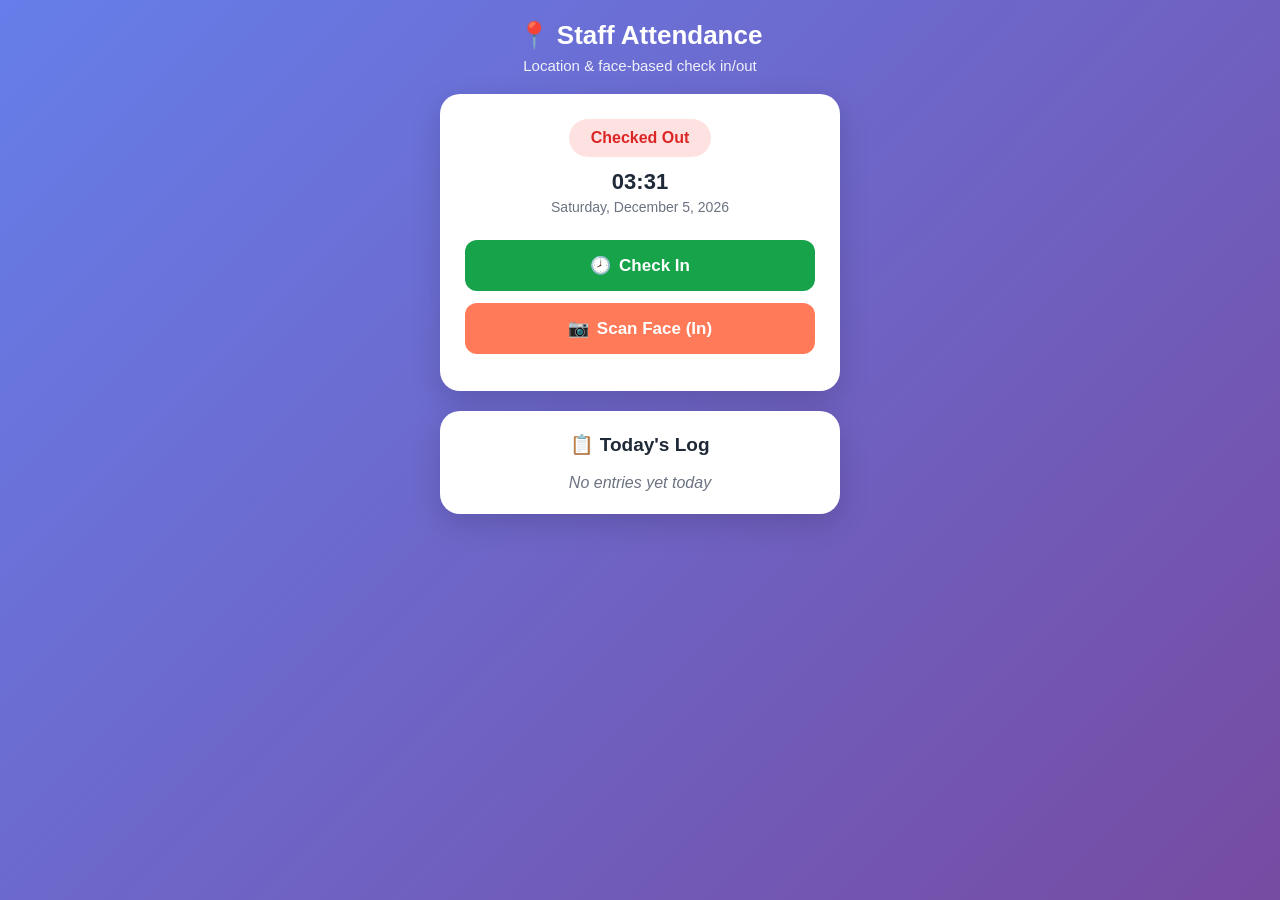
<file: attendancetest.html>
<!DOCTYPE html>
<html lang="en">
<head>
    <meta charset="UTF-8">
    <meta name="viewport" content="width=device-width, initial-scale=1.0">
    <title>Staff Attendance System</title>
    <style>
        body {
            box-sizing: border-box;
            font-family: 'Segoe UI', Tahoma, Geneva, Verdana, sans-serif;
            margin: 0;
            padding: 0;
            background: linear-gradient(135deg, #667eea 0%, #764ba2 100%);
            min-height: 100%;
        }
        
        html {
            height: 100%;
        }

        .container {
            max-width: 400px;
            margin: 0 auto;
            padding: 20px;
            min-height: 100%;
            display: flex;
            flex-direction: column;
        }

        .header {
            text-align: center;
            color: white;
            margin-bottom: 20px;
        }

        .header h1 {
            margin: 0;
            font-size: 26px;
            font-weight: 600;
        }

        .header p {
            margin: 6px 0 0 0;
            opacity: 0.9;
            font-size: 15px;
        }

        .attendance-card {
            background: white;
            border-radius: 20px;
            padding: 25px;
            box-shadow: 0 10px 30px rgba(0,0,0,0.15);
            margin-bottom: 20px;
        }

        .status-display {
            text-align: center;
            margin-bottom: 25px;
        }

        .status-badge {
            display: inline-block;
            padding: 10px 22px;
            border-radius: 25px;
            font-weight: 600;
            font-size: 16px;
            margin-bottom: 12px;
        }

        .status-checked-out {
            background: #fee2e2;
            color: #dc2626;
        }

        .status-checked-in {
            background: #dcfce7;
            color: #16a34a;
        }

        .current-time {
            font-size: 22px;
            font-weight: 700;
            color: #1f2937;
            margin-bottom: 4px;
        }

        .current-date {
            color: #6b7280;
            font-size: 14px;
        }

        .location-info {
            background: #f8fafc;
            border-radius: 12px;
            padding: 18px;
            margin: 18px 0;
            border-left: 4px solid #3b82f6;
        }

        .location-title {
            font-weight: 600;
            color: #1f2937;
            margin-bottom: 8px;
            display: flex;
            align-items: center;
            gap: 6px;
        }

        .location-text {
            color: #4b5563;
            font-size: 14px;
            line-height: 1.5;
        }

        .action-button {
            width: 100%;
            padding: 15px;
            border: none;
            border-radius: 12px;
            font-size: 17px;
            font-weight: 600;
            cursor: pointer;
            transition: all 0.3s ease;
            margin-bottom: 12px;
            display: flex;
            align-items: center;
            justify-content: center;
            gap: 8px;
        }

        .check-in-btn {
            background: #16a34a;
            color: white;
        }

        .check-in-btn:hover:not(:disabled) {
            background: #15803d;
            transform: translateY(-2px);
        }

        .check-out-btn {
            background: #22c55e; /* Green for Check Out */
            color: white;
        }

        .check-out-btn:hover:not(:disabled) {
            background: #16a34a;
            transform: translateY(-2px);
        }

        .face-scan-btn {
            background: #ff7a59; /* Orange like your screenshot */
            color: white;
        }

        .face-scan-btn:disabled {
            cursor: not-allowed;
            opacity: 0.6;
        }

        .face-scan-btn:hover:not(:disabled) {
            background: #f97316;
            transform: translateY(-2px);
        }

        .attendance-log {
            background: white;
            border-radius: 20px;
            padding: 22px;
            box-shadow: 0 10px 30px rgba(0,0,0,0.15);
        }

        .log-title {
            font-size: 19px;
            font-weight: 600;
            color: #1f2937;
            margin-bottom: 18px;
            text-align: center;
        }

        .log-entry {
            display: flex;
            justify-content: space-between;
            align-items: center;
            padding: 13px;
            border-radius: 10px;
            margin-bottom: 10px;
            background: #f8fafc;
        }

        .log-action {
            font-weight: 600;
            display: flex;
            align-items: center;
            gap: 6px;
        }

        .log-check-in {
            color: #16a34a;
        }

        .log-check-out {
            color: #dc2626;
        }

        .log-face-scan {
            color: #8b5cf6;
        }

        .log-time {
            color: #6b7280;
            font-size: 14px;
        }

        .loading {
            text-align: center;
            color: #6b7280;
            font-style: italic;
        }

        .error {
            background: #fef2f2;
            color: #dc2626;
            padding: 14px;
            border-radius: 10px;
            margin: 14px 0;
            text-align: center;
        }

        @media (max-width: 480px) {
            .container {
                padding: 15px;
            }
            
            .attendance-card, .attendance-log {
                padding: 20px;
            }
        }
    </style>
</head>
<body>
    <div class="container">
        <div class="header">
            <h1>📍 Staff Attendance</h1>
            <p>Location & face-based check in/out</p>
        </div>

        <div class="attendance-card">
            <div class="status-display">
                <div id="statusBadge" class="status-badge status-checked-out">
                    Checked Out
                </div>
                <div class="current-time" id="currentTime">--:--</div>
                <div class="current-date" id="currentDate">Loading...</div>
            </div>

            <div id="locationInfo" class="location-info" style="display: none;">
                <div class="location-title">
                    📍 Current Location
                </div>
                <div class="location-text" id="locationText">
                    Getting location...
                </div>
            </div>

            <div id="errorMessage" class="error" style="display: none;"></div>

            <!-- Check In / Check Out Button -->
            <button id="actionButton" class="action-button check-in-btn" onclick="toggleAttendance()">
                <span>🕗</span> Check In
            </button>

            <!-- ✅ SCAN FACE BUTTON — ORANGE, DISABLED AFTER ANY ACTIVITY -->
            <button id="faceScanButton" class="action-button face-scan-btn" 
                    onclick="scanFace()"
                    title="Scan face for attendance verification">
                <span>📷</span> Scan Face (In)
            </button>
        </div>

        <div class="attendance-log">
            <div class="log-title">📋 Today's Log</div>
            <div id="attendanceLog">
                <div class="loading">No entries yet today</div>
            </div>
        </div>
    </div>

    <script>
        let isCheckedIn = false;
        let locationWatchId = null;
        let attendanceLog = [];

        // Get today's date string (YYYY-MM-DD)
        function getTodayString() {
            const now = new Date();
            return now.toISOString().split('T')[0];
        }

        // ✅ Check if ANY attendance activity exists today (check-in, check-out, or face scan)
        function hasActivityToday() {
            const today = getTodayString();

            // Check memory
            const hasMemoryLog = attendanceLog.some(entry => 
                entry.timestamp instanceof Date && 
                entry.timestamp.toISOString().startsWith(today)
            );

            // Check localStorage
            const storedLog = JSON.parse(localStorage.getItem('attendanceLog') || '[]');
            const hasStoredLog = storedLog.some(item => item.date === today);

            return hasMemoryLog || hasStoredLog;
        }

        // Persist today's log to localStorage
        function persistLog() {
            const today = getTodayString();
            const todayEntries = attendanceLog
                .filter(entry => entry.timestamp.toISOString().startsWith(today))
                .map(entry => ({
                    action: entry.action,
                    time: entry.time,
                    location: entry.location,
                    date: today
                }));

            const storedLog = JSON.parse(localStorage.getItem('attendanceLog') || '[]');
            const updatedLog = [
                ...storedLog.filter(item => item.date !== today),
                ...todayEntries
            ];

            localStorage.setItem('attendanceLog', JSON.stringify(updatedLog));
        }

        // Load today's log on init
        function loadLog() {
            const today = getTodayString();
            const storedLog = JSON.parse(localStorage.getItem('attendanceLog') || '[]');
            const todayEntries = storedLog.filter(item => item.date === today);

            attendanceLog = todayEntries.map(item => ({
                action: item.action,
                time: item.time,
                location: item.location,
                timestamp: new Date()
            }));
        }

        // 🔒 Update face scan button: disable if ANY activity today
        function updateFaceScanButton() {
            const faceBtn = document.getElementById('faceScanButton');
            const hasActivity = hasActivityToday();

            if (hasActivity) {
                faceBtn.disabled = true;
                faceBtn.title = "✅ Attendance already recorded today — face scan not allowed again";
                faceBtn.innerHTML = '<span>🔒</span> Already Recorded';
            } else {
                faceBtn.disabled = false;
                faceBtn.title = "Scan face for attendance verification (once per day)";
                faceBtn.innerHTML = '<span>📷</span> Scan Face (In)';
            }
        }

        // Update time display
        function updateTime() {
            const now = new Date();
            const timeString = now.toLocaleTimeString('en-US', { 
                hour12: false, 
                hour: '2-digit', 
                minute: '2-digit' 
            });
            const dateString = now.toLocaleDateString('en-US', { 
                weekday: 'long', 
                year: 'numeric', 
                month: 'long', 
                day: 'numeric' 
            });
            
            document.getElementById('currentTime').textContent = timeString;
            document.getElementById('currentDate').textContent = dateString;
        }

        // Get location
        function getCurrentLocation() {
            return new Promise((resolve, reject) => {
                if (!navigator.geolocation) {
                    reject(new Error('Geolocation not supported'));
                    return;
                }

                navigator.geolocation.getCurrentPosition(
                    (position) => {
                        const lat = position.coords.latitude.toFixed(6);
                        const lng = position.coords.longitude.toFixed(6);
                        const accuracy = Math.round(position.coords.accuracy);
                        resolve({ latitude: lat, longitude: lng, accuracy });
                    },
                    (error) => {
                        let msg = 'Location error: ';
                        switch(error.code) {
                            case error.PERMISSION_DENIED: msg += 'Access denied'; break;
                            case error.POSITION_UNAVAILABLE: msg += 'Unavailable'; break;
                            case error.TIMEOUT: msg += 'Timed out'; break;
                            default: msg += 'Unknown';
                        }
                        reject(new Error(msg));
                    },
                    { enableHighAccuracy: true, timeout: 10000, maximumAge: 60000 }
                );
            });
        }

        function startLocationTracking() {
            if (!navigator.geolocation || locationWatchId !== null) return;

            locationWatchId = navigator.geolocation.watchPosition(
                (position) => {
                    const lat = position.coords.latitude.toFixed(6);
                    const lng = position.coords.longitude.toFixed(6);
                    const accuracy = Math.round(position.coords.accuracy);
                    const time = new Date().toLocaleTimeString();
                    
                    document.getElementById('locationText').innerHTML = `
                        <strong>📍 Coordinates:</strong> ${lat}, ${lng}<br>
                        <strong>🎯 Accuracy:</strong> ±${accuracy}m<br>
                        <strong>🕒 Updated:</strong> ${time}
                    `;
                },
                () => {},
                { enableHighAccuracy: true, timeout: 5000, maximumAge: 30000 }
            );
        }

        function stopLocationTracking() {
            if (locationWatchId !== null) {
                navigator.geolocation.clearWatch(locationWatchId);
                locationWatchId = null;
            }
        }

        function showError(message) {
            const el = document.getElementById('errorMessage');
            el.textContent = message;
            el.style.display = 'block';
            setTimeout(() => { el.style.display = 'none'; }, 5000);
        }

        // ✅ Add log entry + persist + update UI + refresh face button
        function addLogEntry(action, location = 'N/A') {
            const now = new Date();
            attendanceLog.push({
                action: action,
                time: now.toLocaleTimeString('en-US', { hour12: false, hour: '2-digit', minute: '2-digit' }),
                location: location,
                timestamp: now
            });
            updateLogDisplay();
            persistLog();
            updateFaceScanButton(); // ← Critical: disable face scan after any log
        }

        function updateLogDisplay() {
            const container = document.getElementById('attendanceLog');
            if (attendanceLog.length === 0) {
                container.innerHTML = '<div class="loading">No entries yet today</div>';
                return;
            }

            container.innerHTML = attendanceLog.map(entry => {
                let icon = '🕗', cls = '';
                if (entry.action === 'Check In') {
                    icon = '🟢'; cls = 'log-check-in';
                } else if (entry.action === 'Check Out') {
                    icon = '🔴'; cls = 'log-check-out';
                } else if (entry.action === 'Face Scan') {
                    icon = '📷'; cls = 'log-face-scan';
                }

                return `
                    <div class="log-entry">
                        <div class="log-action ${cls}">${icon} ${entry.action}</div>
                        <div class="log-time">${entry.time}</div>
                    </div>
                `;
            }).join('');
        }

        async function toggleAttendance() {
            const btn = document.getElementById('actionButton');
            const badge = document.getElementById('statusBadge');
            const locInfo = document.getElementById('locationInfo');
            
            btn.disabled = true;
            btn.innerHTML = isCheckedIn 
                ? '<span>🔴</span> Checking Out...' 
                : '<span>🟢</span> Checking In...';

            try {
                const loc = await getCurrentLocation();

                if (!isCheckedIn) {
                    // ✅ Check In
                    isCheckedIn = true;
                    badge.textContent = 'Checked In';
                    badge.className = 'status-badge status-checked-in';
                    btn.innerHTML = '<span>✅</span> Check Out';
                    btn.className = 'action-button check-out-btn';
                    
                    locInfo.style.display = 'block';
                    document.getElementById('locationText').innerHTML = `
                        <strong>📍 Coordinates:</strong> ${loc.latitude}, ${loc.longitude}<br>
                        <strong>🎯 Accuracy:</strong> ±${loc.accuracy}m<br>
                        <strong>🟢 Tracking:</strong> Active
                    `;
                    
                    startLocationTracking();
                    addLogEntry('Check In', `${loc.latitude}, ${loc.longitude}`);
                    
                } else {
                    // 🔴 Check Out
                    stopLocationTracking();
                    isCheckedIn = false;
                    badge.textContent = 'Checked Out';
                    badge.className = 'status-badge status-checked-out';
                    btn.innerHTML = '<span>🕗</span> Check In';
                    btn.className = 'action-button check-in-btn';
                    locInfo.style.display = 'none';
                    
                    addLogEntry('Check Out', `${loc.latitude}, ${loc.longitude}`);
                }
            } catch (error) {
                showError(error.message);
            } finally {
                btn.disabled = false;
                updateFaceScanButton(); // ← Extra safety: force refresh
            }
        }

        async function scanFace() {
            const btn = document.getElementById('faceScanButton');
            if (btn.disabled || hasActivityToday()) {
                alert("⚠️ Attendance already recorded today.\nFace scan is only allowed once per day.");
                return;
            }

            btn.disabled = true;
            btn.innerHTML = '<span>🔍</span> Scanning...';

            try {
                // Simulate real face scan (1.5 sec)
                await new Promise(r => setTimeout(r, 1500));

                // Final gate: re-check activity (race condition safety)
                if (hasActivityToday()) {
                    throw new Error('Already recorded');
                }

                addLogEntry('Face Scan', 'Verified via facial recognition');
                alert('✅ Face scan successful!\nAttendance recorded for today.');
                
            } catch (error) {
                showError('Face scan failed: ' + (error.message || 'Camera error'));
            } finally {
                updateFaceScanButton();
            }
        }

        // Initialize on load
        function init() {
            loadLog(); // ← Load persisted data
            updateTime();
            setInterval(updateTime, 1000);
            updateLogDisplay();
            updateFaceScanButton(); // ← Initial state: disabled if activity exists

            // Midnight auto-reset guard
            setInterval(() => {
                const now = new Date();
                if (now.getHours() === 0 && now.getMinutes() === 0 && now.getSeconds() === 0) {
                    updateFaceScanButton();
                }
            }, 1000);
        }

        document.readyState === 'loading' 
            ? document.addEventListener('DOMContentLoaded', init) 
            : init();
    </script>
</body>
</html>
</file>
